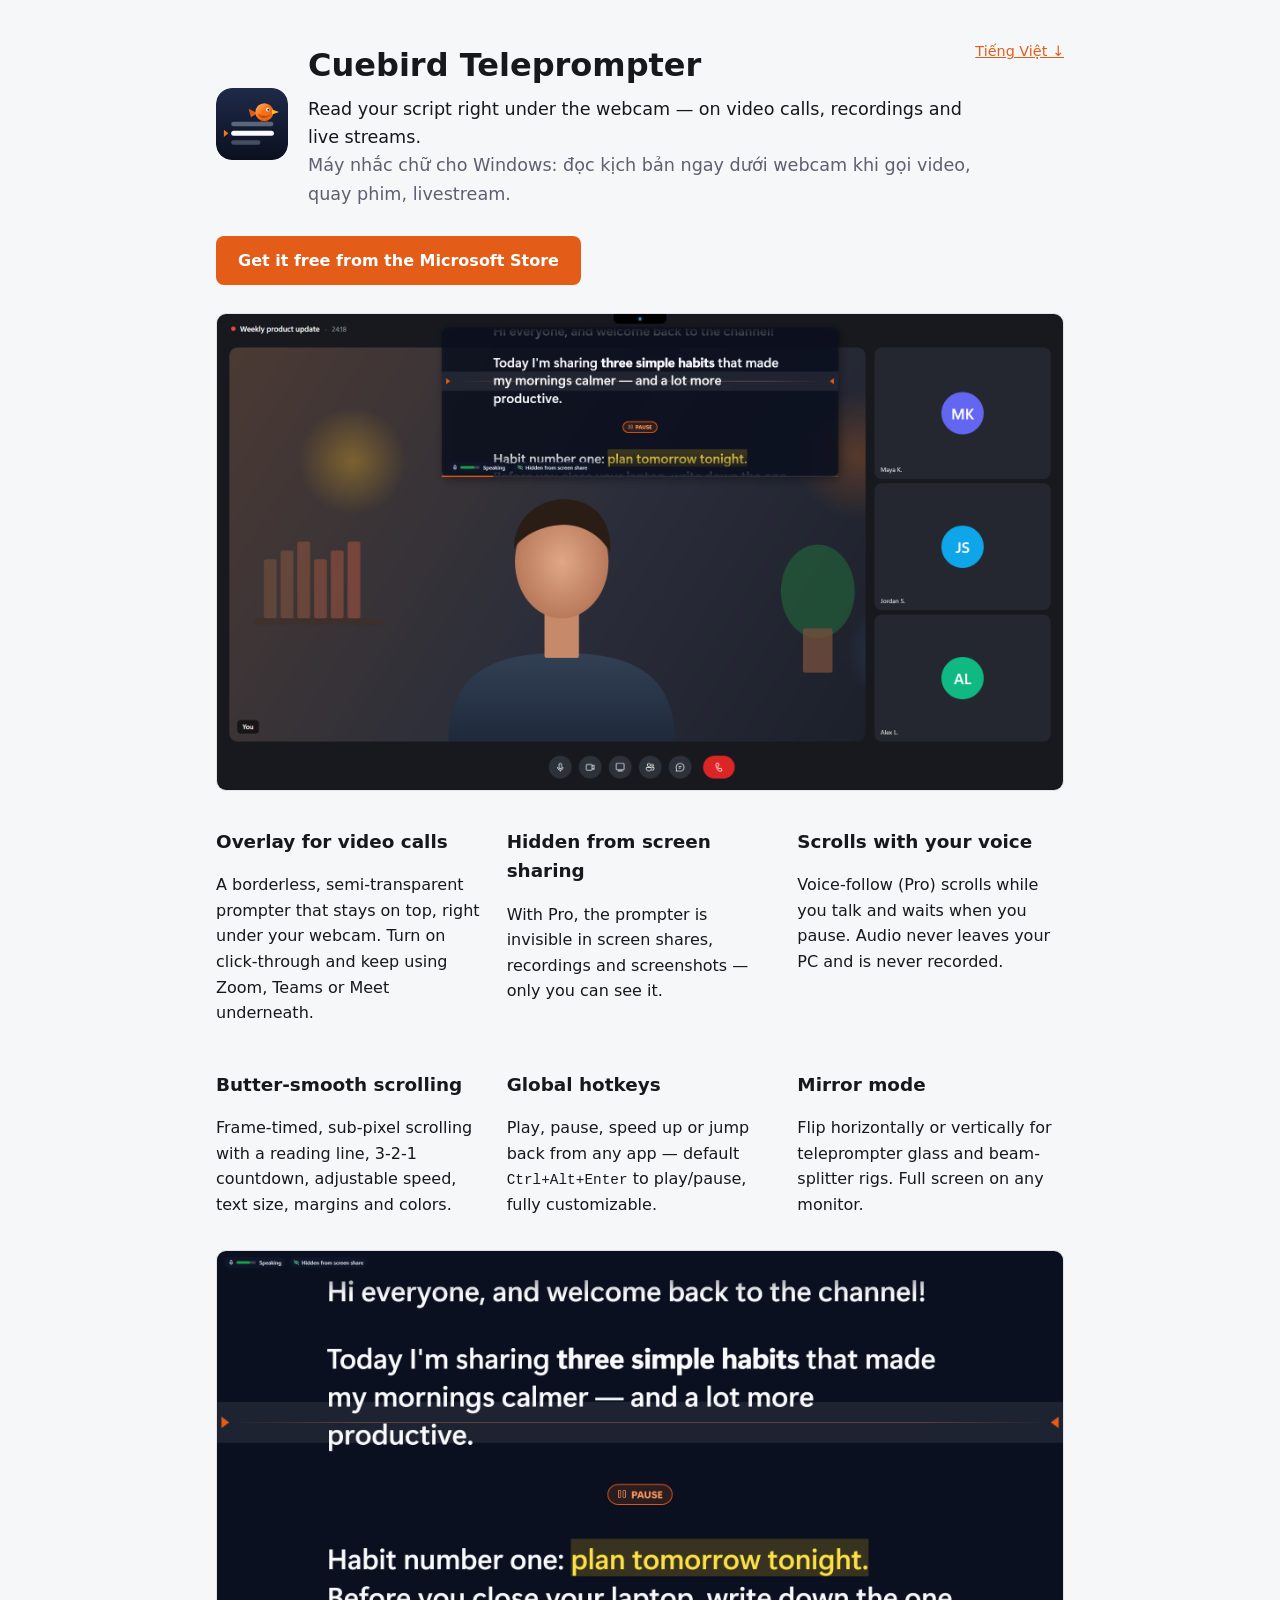
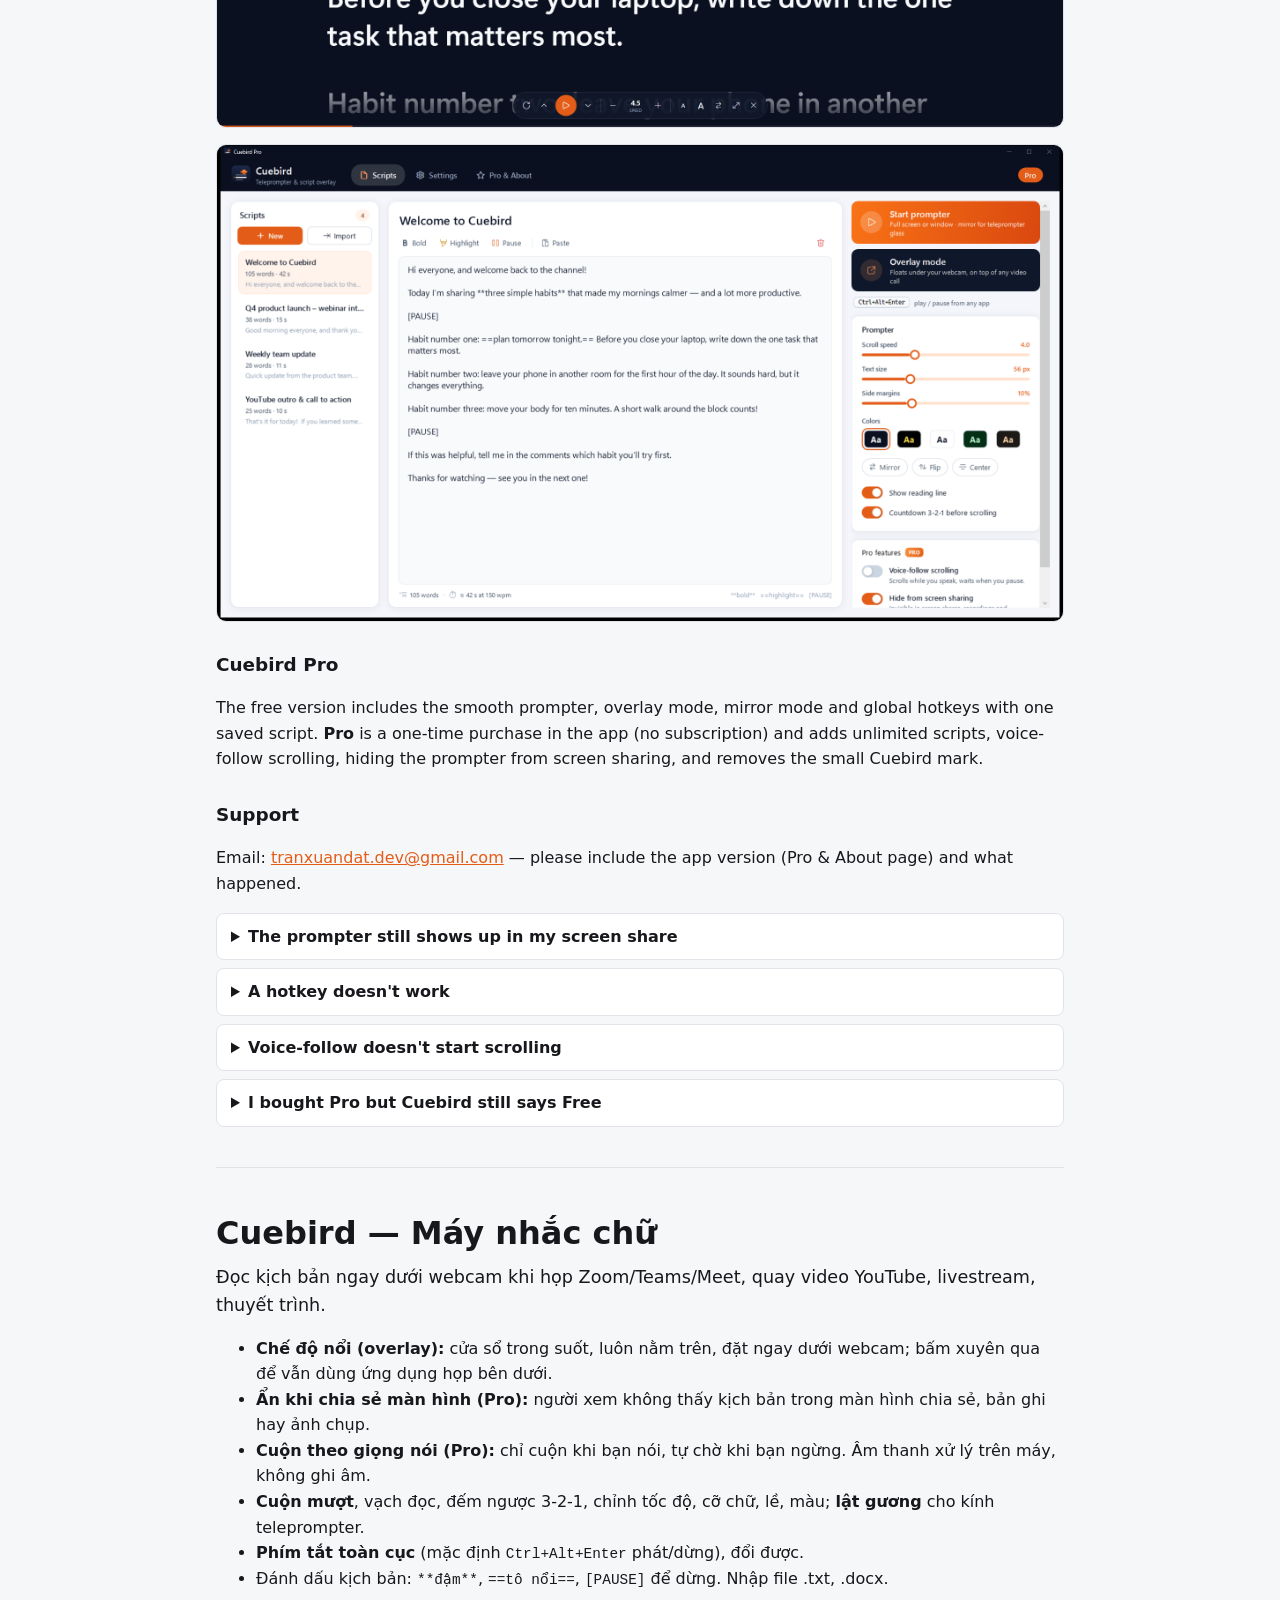
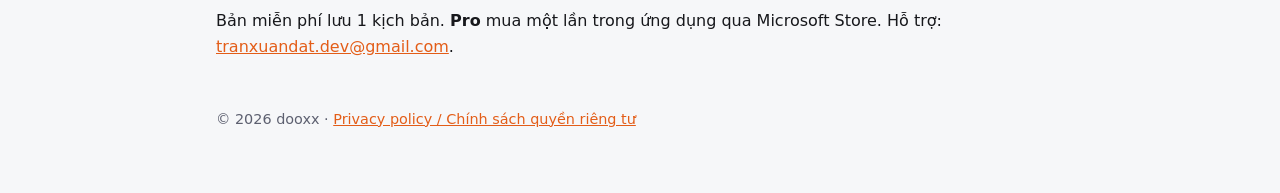
<file: index.html>
<!doctype html>
<html lang="en">
<head>
  <meta charset="utf-8">
  <meta name="viewport" content="width=device-width, initial-scale=1">
  <title>Cuebird Teleprompter — Script overlay for video calls &amp; recording (Windows)</title>
  <meta name="description" content="Teleprompter for Windows: read your script right under the webcam during Zoom, Teams or Meet calls and recordings. Smooth scrolling, voice-follow, mirror mode, hidden from screen sharing.">
  <link rel="icon" href="app-icon.svg">
  <link rel="stylesheet" href="style.css">
</head>
<body>
  <main class="page">
    <a class="lang-switch" href="#vi">Tiếng Việt ↓</a>
    <header class="hero">
      <img src="app-icon.svg" alt="" width="72" height="72">
      <div>
        <h1>Cuebird Teleprompter</h1>
        <p class="lead">Read your script right under the webcam — on video calls, recordings and live streams.</p>
        <p class="lead muted" lang="vi">Máy nhắc chữ cho Windows: đọc kịch bản ngay dưới webcam khi gọi video, quay phim, livestream.</p>
      </div>
    </header>

    <p class="cta">
      <!-- Thay STORE_PRODUCT_ID bằng Store ID của app (9N...) khi app được duyệt -->
      <a class="button" href="https://apps.microsoft.com/detail/STORE_PRODUCT_ID">Get it free from the Microsoft Store</a>
    </p>

    <img class="shot" src="screenshots/en-1-overlay-video-call.png" alt="Cuebird overlay floating under the webcam on top of a video call">

    <section class="grid">
      <div><h2>Overlay for video calls</h2><p>A borderless, semi-transparent prompter that stays on top, right under your webcam. Turn on click-through and keep using Zoom, Teams or Meet underneath.</p></div>
      <div><h2>Hidden from screen sharing</h2><p>With Pro, the prompter is invisible in screen shares, recordings and screenshots — only you can see it.</p></div>
      <div><h2>Scrolls with your voice</h2><p>Voice-follow (Pro) scrolls while you talk and waits when you pause. Audio never leaves your PC and is never recorded.</p></div>
      <div><h2>Butter-smooth scrolling</h2><p>Frame-timed, sub-pixel scrolling with a reading line, 3-2-1 countdown, adjustable speed, text size, margins and colors.</p></div>
      <div><h2>Global hotkeys</h2><p>Play, pause, speed up or jump back from any app — default <code>Ctrl+Alt+Enter</code> to play/pause, fully customizable.</p></div>
      <div><h2>Mirror mode</h2><p>Flip horizontally or vertically for teleprompter glass and beam-splitter rigs. Full screen on any monitor.</p></div>
    </section>

    <div class="shots">
      <img class="shot" src="screenshots/en-2-prompter.png" alt="Full-screen prompter with reading line, pause marker and highlighted cue">
      <img class="shot" src="screenshots/en-3-scripts.png" alt="Script editor with bold, highlight and pause markers">
    </div>

    <section>
      <h2>Cuebird Pro</h2>
      <p>The free version includes the smooth prompter, overlay mode, mirror mode and global hotkeys with one saved script.
        <strong>Pro</strong> is a one-time purchase in the app (no subscription) and adds unlimited scripts, voice-follow scrolling,
        hiding the prompter from screen sharing, and removes the small Cuebird mark.</p>
    </section>

    <section id="support">
      <h2>Support</h2>
      <p>Email: <a href="mailto:tranxuandat.dev@gmail.com">tranxuandat.dev@gmail.com</a> — please include the app version (Pro &amp; About page) and what happened.</p>
      <details>
        <summary>The prompter still shows up in my screen share</summary>
        <p>Hiding from capture is a Pro feature and needs Windows 10 version 2004 or later. Make sure "Hide from screen sharing" is on. Some older capture tools that copy the whole monitor image may behave differently — share a single window when you can.</p>
      </details>
      <details>
        <summary>A hotkey doesn't work</summary>
        <p>Another app may already use that combination (Cuebird shows a warning icon next to it in Settings). Click the box and press a different combination.</p>
      </details>
      <details>
        <summary>Voice-follow doesn't start scrolling</summary>
        <p>Check Windows Settings › Privacy &amp; security › Microphone and allow desktop apps. In Cuebird Settings, pick the right microphone, click "Test microphone" and raise the sensitivity until the level bar passes the orange mark while you talk.</p>
      </details>
      <details>
        <summary>I bought Pro but Cuebird still says Free</summary>
        <p>Sign in to the Microsoft Store with the account you used to buy it, then click "Restore purchase" on the Pro &amp; About page.</p>
      </details>
    </section>

    <hr>

    <section id="vi" lang="vi">
      <h1>Cuebird — Máy nhắc chữ</h1>
      <p class="lead">Đọc kịch bản ngay dưới webcam khi họp Zoom/Teams/Meet, quay video YouTube, livestream, thuyết trình.</p>
      <ul>
        <li><strong>Chế độ nổi (overlay):</strong> cửa sổ trong suốt, luôn nằm trên, đặt ngay dưới webcam; bấm xuyên qua để vẫn dùng ứng dụng họp bên dưới.</li>
        <li><strong>Ẩn khi chia sẻ màn hình (Pro):</strong> người xem không thấy kịch bản trong màn hình chia sẻ, bản ghi hay ảnh chụp.</li>
        <li><strong>Cuộn theo giọng nói (Pro):</strong> chỉ cuộn khi bạn nói, tự chờ khi bạn ngừng. Âm thanh xử lý trên máy, không ghi âm.</li>
        <li><strong>Cuộn mượt</strong>, vạch đọc, đếm ngược 3-2-1, chỉnh tốc độ, cỡ chữ, lề, màu; <strong>lật gương</strong> cho kính teleprompter.</li>
        <li><strong>Phím tắt toàn cục</strong> (mặc định <code>Ctrl+Alt+Enter</code> phát/dừng), đổi được.</li>
        <li>Đánh dấu kịch bản: <code>**đậm**</code>, <code>==tô nổi==</code>, <code>[PAUSE]</code> để dừng. Nhập file .txt, .docx.</li>
      </ul>
      <p>Bản miễn phí lưu 1 kịch bản. <strong>Pro</strong> mua một lần trong ứng dụng qua Microsoft Store. Hỗ trợ: <a href="mailto:tranxuandat.dev@gmail.com">tranxuandat.dev@gmail.com</a>.</p>
    </section>

    <footer class="muted">
      © 2026 dooxx · <a href="privacy.html">Privacy policy / Chính sách quyền riêng tư</a>
    </footer>
  </main>
</body>
</html>
</file>
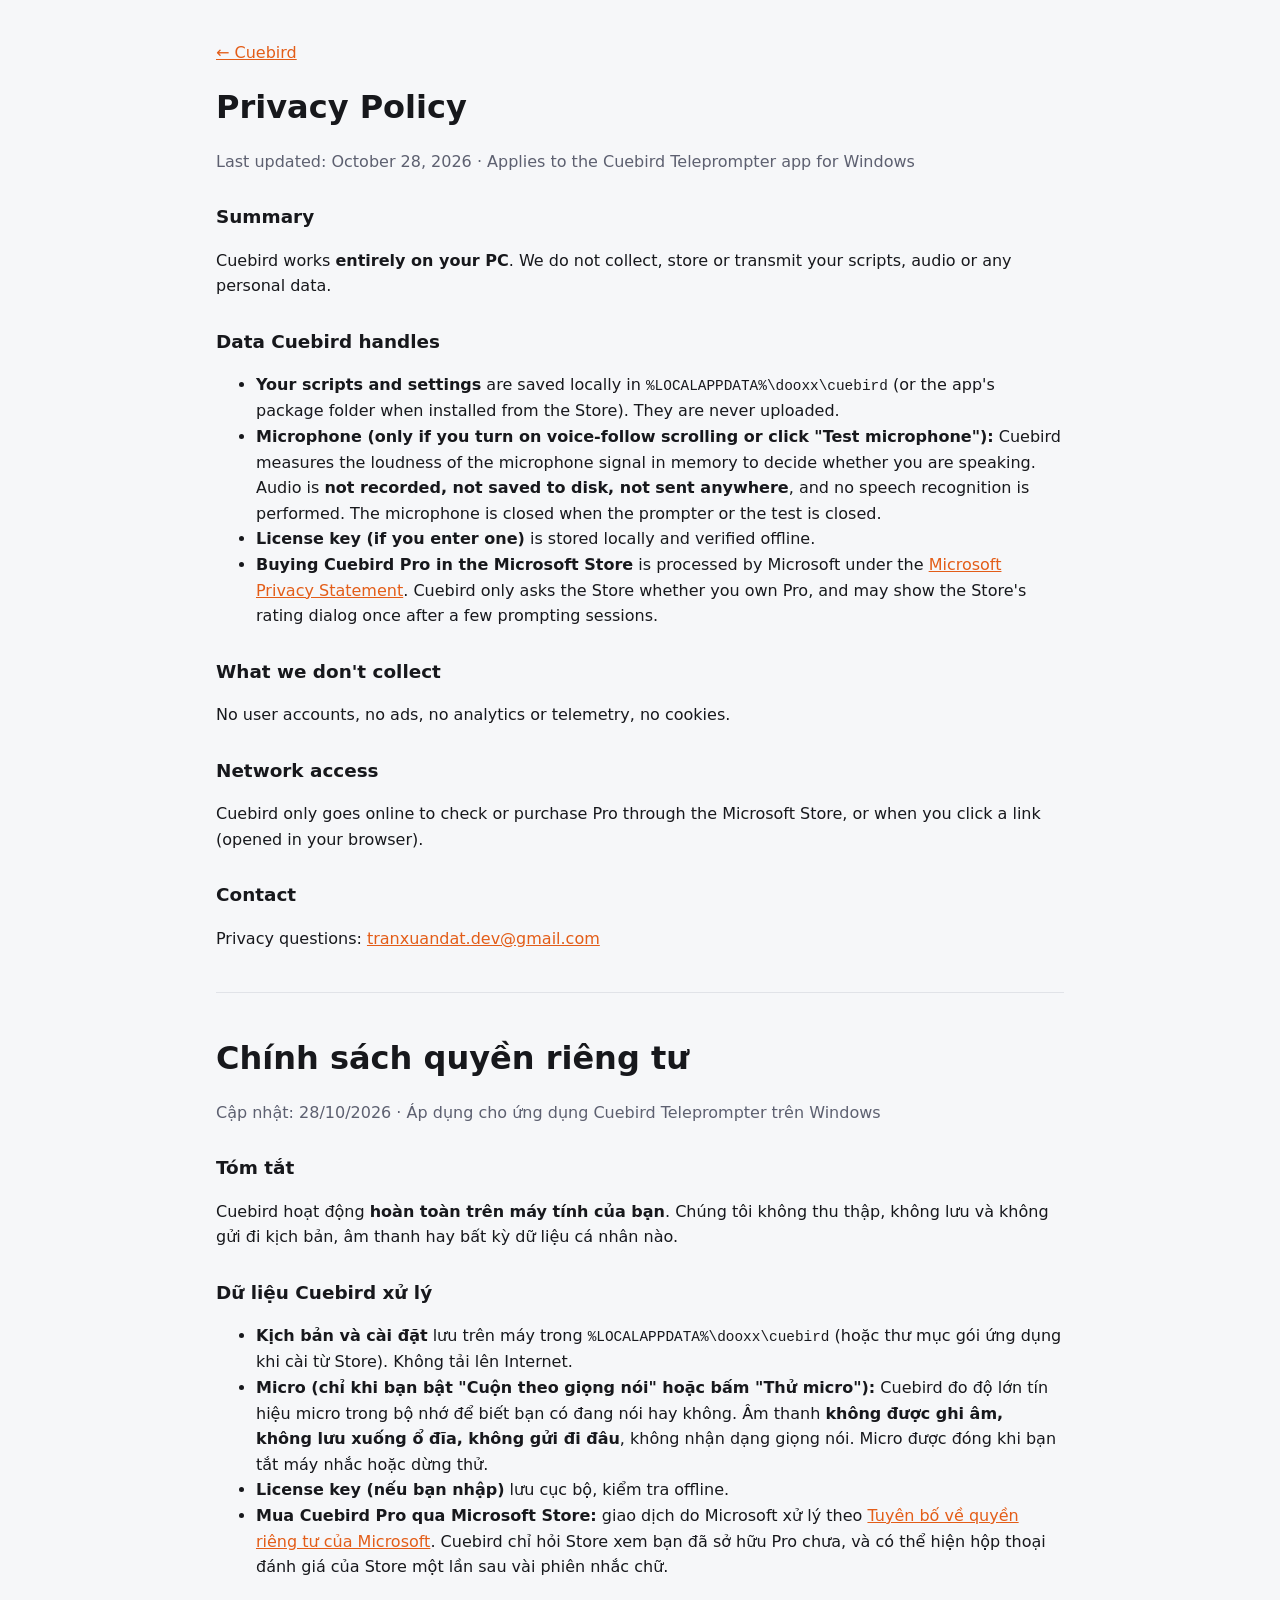
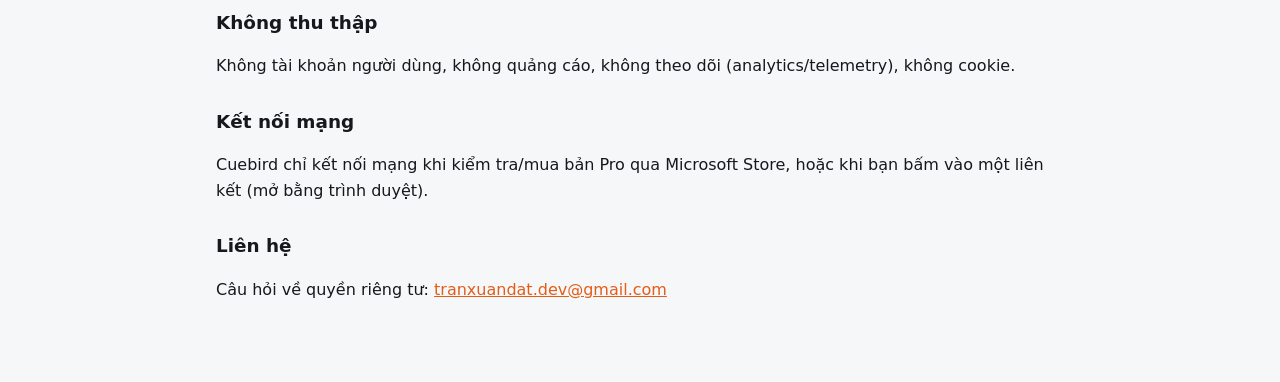
<file: privacy.html>
<!doctype html>
<html lang="en">
<head>
  <meta charset="utf-8">
  <meta name="viewport" content="width=device-width, initial-scale=1">
  <title>Cuebird Teleprompter — Privacy Policy / Chính sách quyền riêng tư</title>
  <link rel="icon" href="app-icon.svg">
  <link rel="stylesheet" href="style.css">
</head>
<body>
  <main class="page">
    <a class="back" href="./">← Cuebird</a>
    <h1>Privacy Policy</h1>
    <p class="muted">Last updated: October 28, 2026 · Applies to the Cuebird Teleprompter app for Windows</p>

    <h2>Summary</h2>
    <p>Cuebird works <strong>entirely on your PC</strong>. We do not collect, store or transmit your scripts, audio or any personal data.</p>

    <h2>Data Cuebird handles</h2>
    <ul>
      <li><strong>Your scripts and settings</strong> are saved locally in <code>%LOCALAPPDATA%\dooxx\cuebird</code> (or the app's package folder when installed from the Store). They are never uploaded.</li>
      <li><strong>Microphone (only if you turn on voice-follow scrolling or click "Test microphone"):</strong> Cuebird measures the loudness of the microphone signal in memory to decide whether you are speaking. Audio is <strong>not recorded, not saved to disk, not sent anywhere</strong>, and no speech recognition is performed. The microphone is closed when the prompter or the test is closed.</li>
      <li><strong>License key (if you enter one)</strong> is stored locally and verified offline.</li>
      <li><strong>Buying Cuebird Pro in the Microsoft Store</strong> is processed by Microsoft under the <a href="https://privacy.microsoft.com/privacystatement">Microsoft Privacy Statement</a>. Cuebird only asks the Store whether you own Pro, and may show the Store's rating dialog once after a few prompting sessions.</li>
    </ul>

    <h2>What we don't collect</h2>
    <p>No user accounts, no ads, no analytics or telemetry, no cookies.</p>

    <h2>Network access</h2>
    <p>Cuebird only goes online to check or purchase Pro through the Microsoft Store, or when you click a link (opened in your browser).</p>

    <h2>Contact</h2>
    <p>Privacy questions: <a href="mailto:tranxuandat.dev@gmail.com">tranxuandat.dev@gmail.com</a></p>

    <hr>

    <h1 lang="vi">Chính sách quyền riêng tư</h1>
    <div lang="vi">
      <p class="muted">Cập nhật: 28/10/2026 · Áp dụng cho ứng dụng Cuebird Teleprompter trên Windows</p>
      <h2>Tóm tắt</h2>
      <p>Cuebird hoạt động <strong>hoàn toàn trên máy tính của bạn</strong>. Chúng tôi không thu thập, không lưu và không gửi đi kịch bản, âm thanh hay bất kỳ dữ liệu cá nhân nào.</p>
      <h2>Dữ liệu Cuebird xử lý</h2>
      <ul>
        <li><strong>Kịch bản và cài đặt</strong> lưu trên máy trong <code>%LOCALAPPDATA%\dooxx\cuebird</code> (hoặc thư mục gói ứng dụng khi cài từ Store). Không tải lên Internet.</li>
        <li><strong>Micro (chỉ khi bạn bật "Cuộn theo giọng nói" hoặc bấm "Thử micro"):</strong> Cuebird đo độ lớn tín hiệu micro trong bộ nhớ để biết bạn có đang nói hay không. Âm thanh <strong>không được ghi âm, không lưu xuống ổ đĩa, không gửi đi đâu</strong>, không nhận dạng giọng nói. Micro được đóng khi bạn tắt máy nhắc hoặc dừng thử.</li>
        <li><strong>License key (nếu bạn nhập)</strong> lưu cục bộ, kiểm tra offline.</li>
        <li><strong>Mua Cuebird Pro qua Microsoft Store:</strong> giao dịch do Microsoft xử lý theo <a href="https://privacy.microsoft.com/privacystatement">Tuyên bố về quyền riêng tư của Microsoft</a>. Cuebird chỉ hỏi Store xem bạn đã sở hữu Pro chưa, và có thể hiện hộp thoại đánh giá của Store một lần sau vài phiên nhắc chữ.</li>
      </ul>
      <h2>Không thu thập</h2>
      <p>Không tài khoản người dùng, không quảng cáo, không theo dõi (analytics/telemetry), không cookie.</p>
      <h2>Kết nối mạng</h2>
      <p>Cuebird chỉ kết nối mạng khi kiểm tra/mua bản Pro qua Microsoft Store, hoặc khi bạn bấm vào một liên kết (mở bằng trình duyệt).</p>
      <h2>Liên hệ</h2>
      <p>Câu hỏi về quyền riêng tư: <a href="mailto:tranxuandat.dev@gmail.com">tranxuandat.dev@gmail.com</a></p>
    </div>
  </main>
</body>
</html>
</file>
<file: style.css>
:root {
  --bg: #f6f7f9;
  --surface: #ffffff;
  --text: #17181c;
  --muted: #5d6070;
  --border: #e1e3e8;
  --accent: #e35d18;
  color-scheme: light dark;
  font-family: "Segoe UI Variable Text", "Segoe UI", system-ui, -apple-system, sans-serif;
  line-height: 1.6;
}

@media (prefers-color-scheme: dark) {
  :root {
    --bg: #1b1c20;
    --surface: #24252a;
    --text: #eeeff2;
    --muted: #a2a4b0;
    --border: #383a42;
    --accent: #fb9a5e;
  }
}

* { box-sizing: border-box; }

body {
  margin: 0;
  background: var(--bg);
  color: var(--text);
}

.page {
  max-width: 880px;
  margin: 0 auto;
  padding: 40px 16px 64px;
}

a { color: var(--accent); }

h1 { font-size: 2rem; margin: 0 0 4px; }
h2 { font-size: 1.15rem; margin: 28px 0 6px; }

.muted { color: var(--muted); }

.hero {
  display: flex;
  gap: 20px;
  align-items: center;
}

.hero img { border-radius: 16px; flex-shrink: 0; }

.lead { margin: 0; font-size: 1.1rem; }

.cta { margin: 28px 0; }

.button {
  display: inline-block;
  padding: 12px 22px;
  border-radius: 8px;
  background: var(--accent);
  color: #fff;
  font-weight: 600;
  text-decoration: none;
}

.shot {
  width: 100%;
  height: auto;
  border-radius: 10px;
  border: 1px solid var(--border);
}

.grid {
  display: grid;
  grid-template-columns: repeat(auto-fit, minmax(200px, 1fr));
  gap: 0 24px;
}

details {
  background: var(--surface);
  border: 1px solid var(--border);
  border-radius: 8px;
  padding: 10px 14px;
  margin: 8px 0;
}

summary { cursor: pointer; font-weight: 600; }

hr { border: none; border-top: 1px solid var(--border); margin: 40px 0; }

.back { display: inline-block; margin-bottom: 16px; }

footer { margin-top: 48px; font-size: 0.9rem; }

code { font-family: "Cascadia Mono", Consolas, monospace; font-size: 0.9em; }

@media (max-width: 560px) {
  .hero { flex-direction: column; align-items: flex-start; }
  h1 { font-size: 1.6rem; }
}

.shots { display: grid; gap: 16px; margin-top: 16px; }

.lang-switch { float: right; font-size: 0.9rem; }

.price { font-weight: 600; }
</file>
